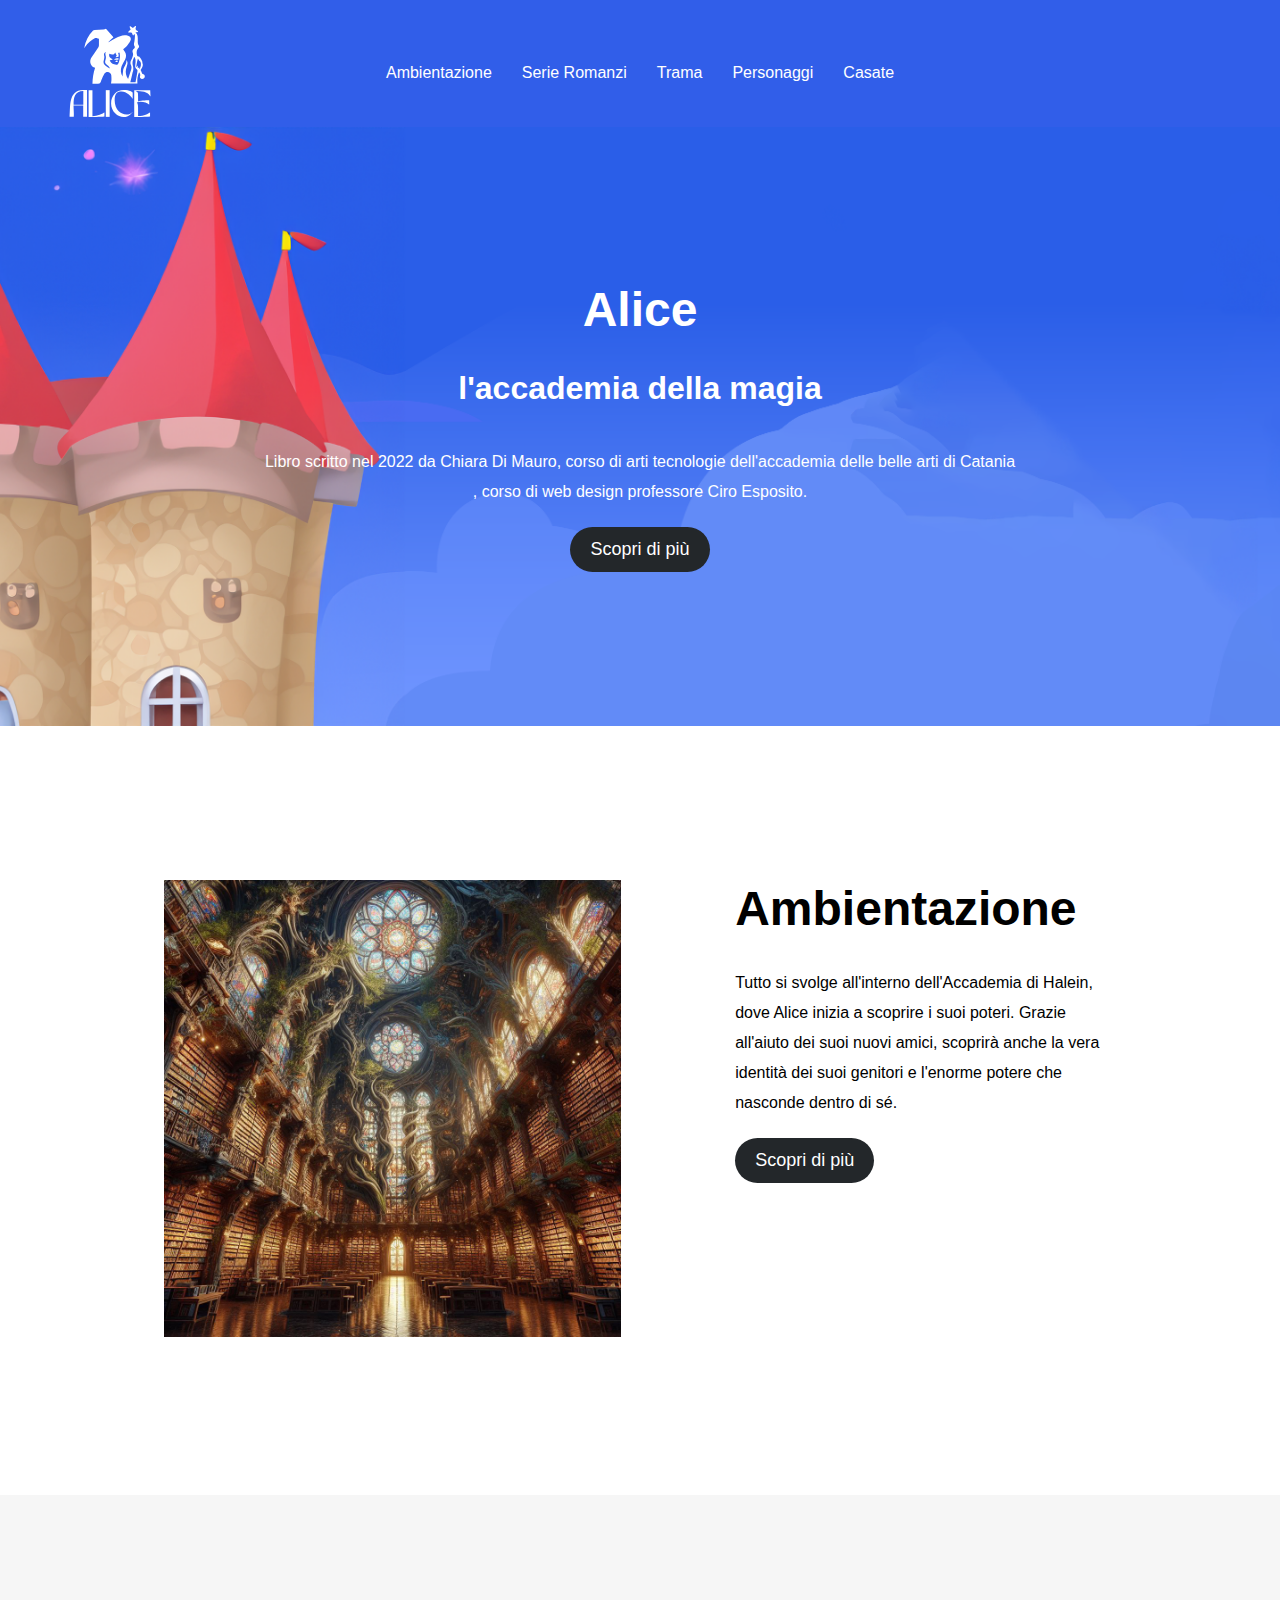
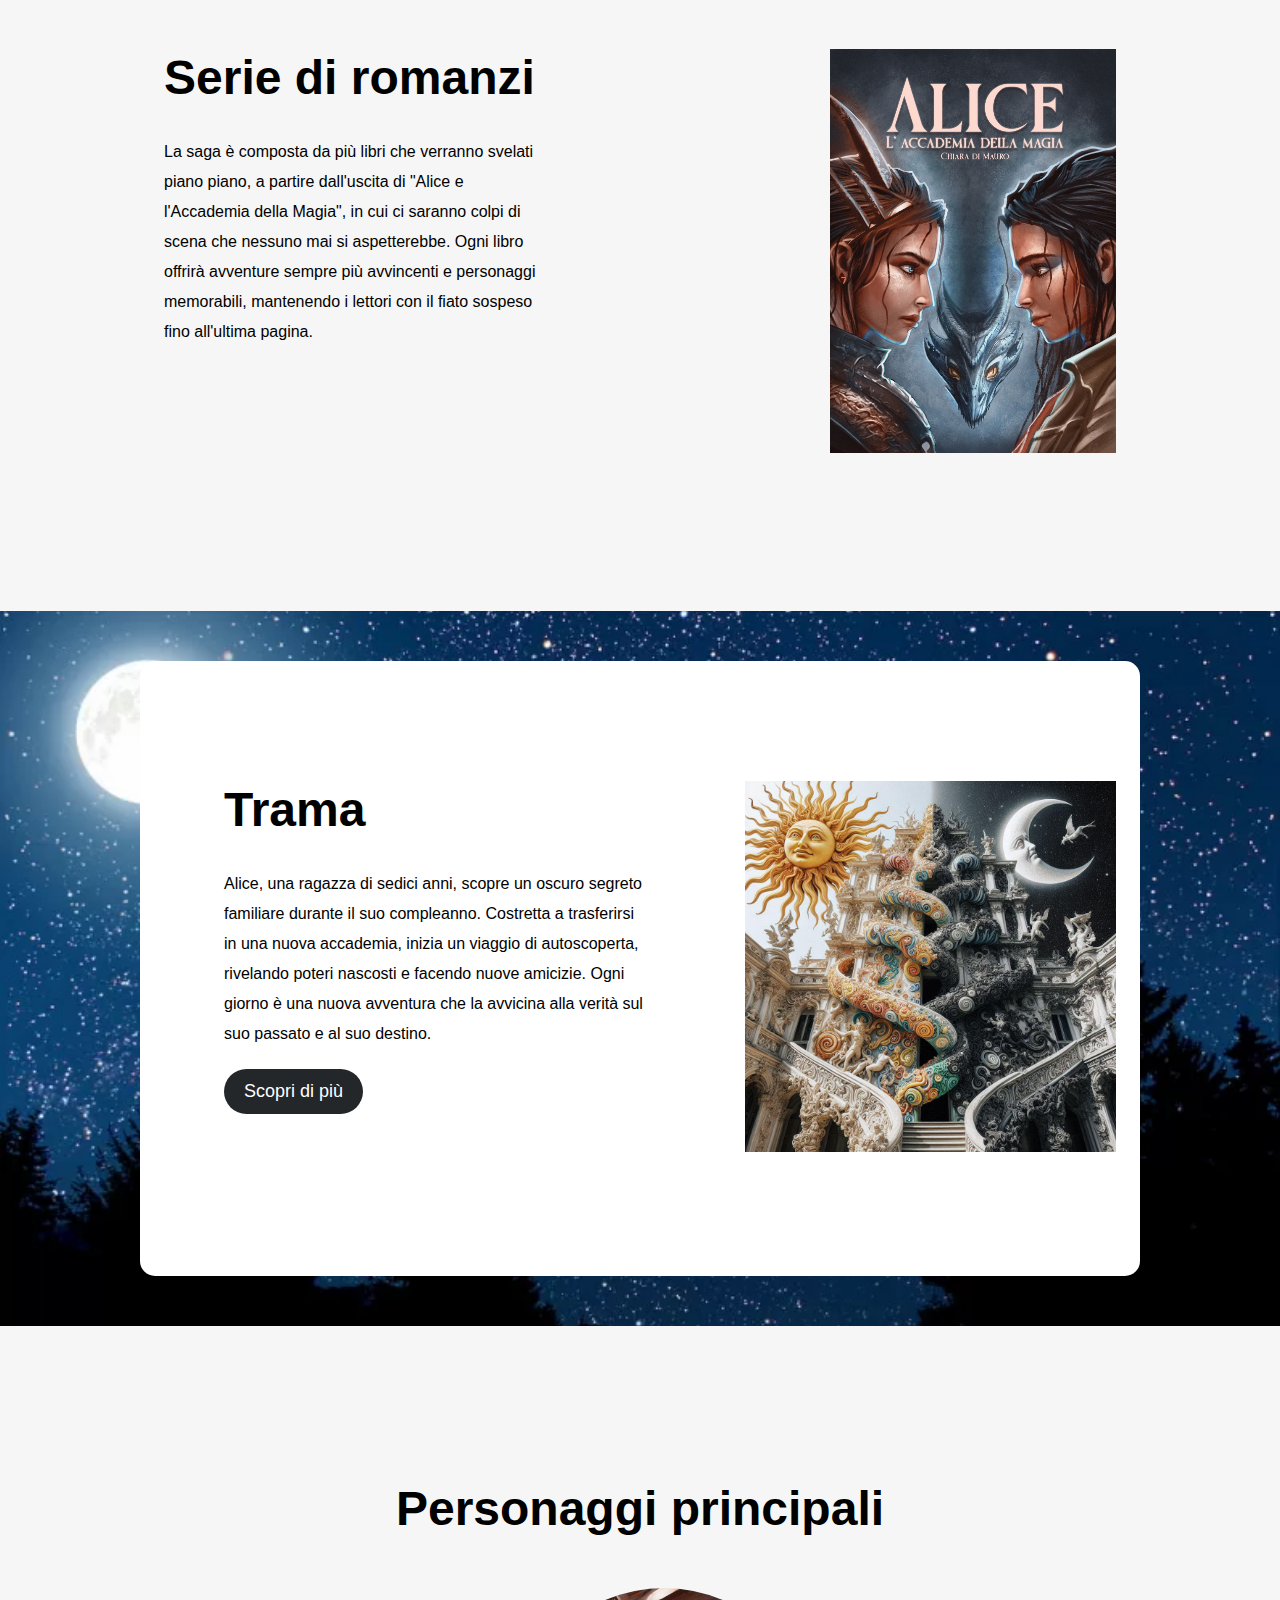
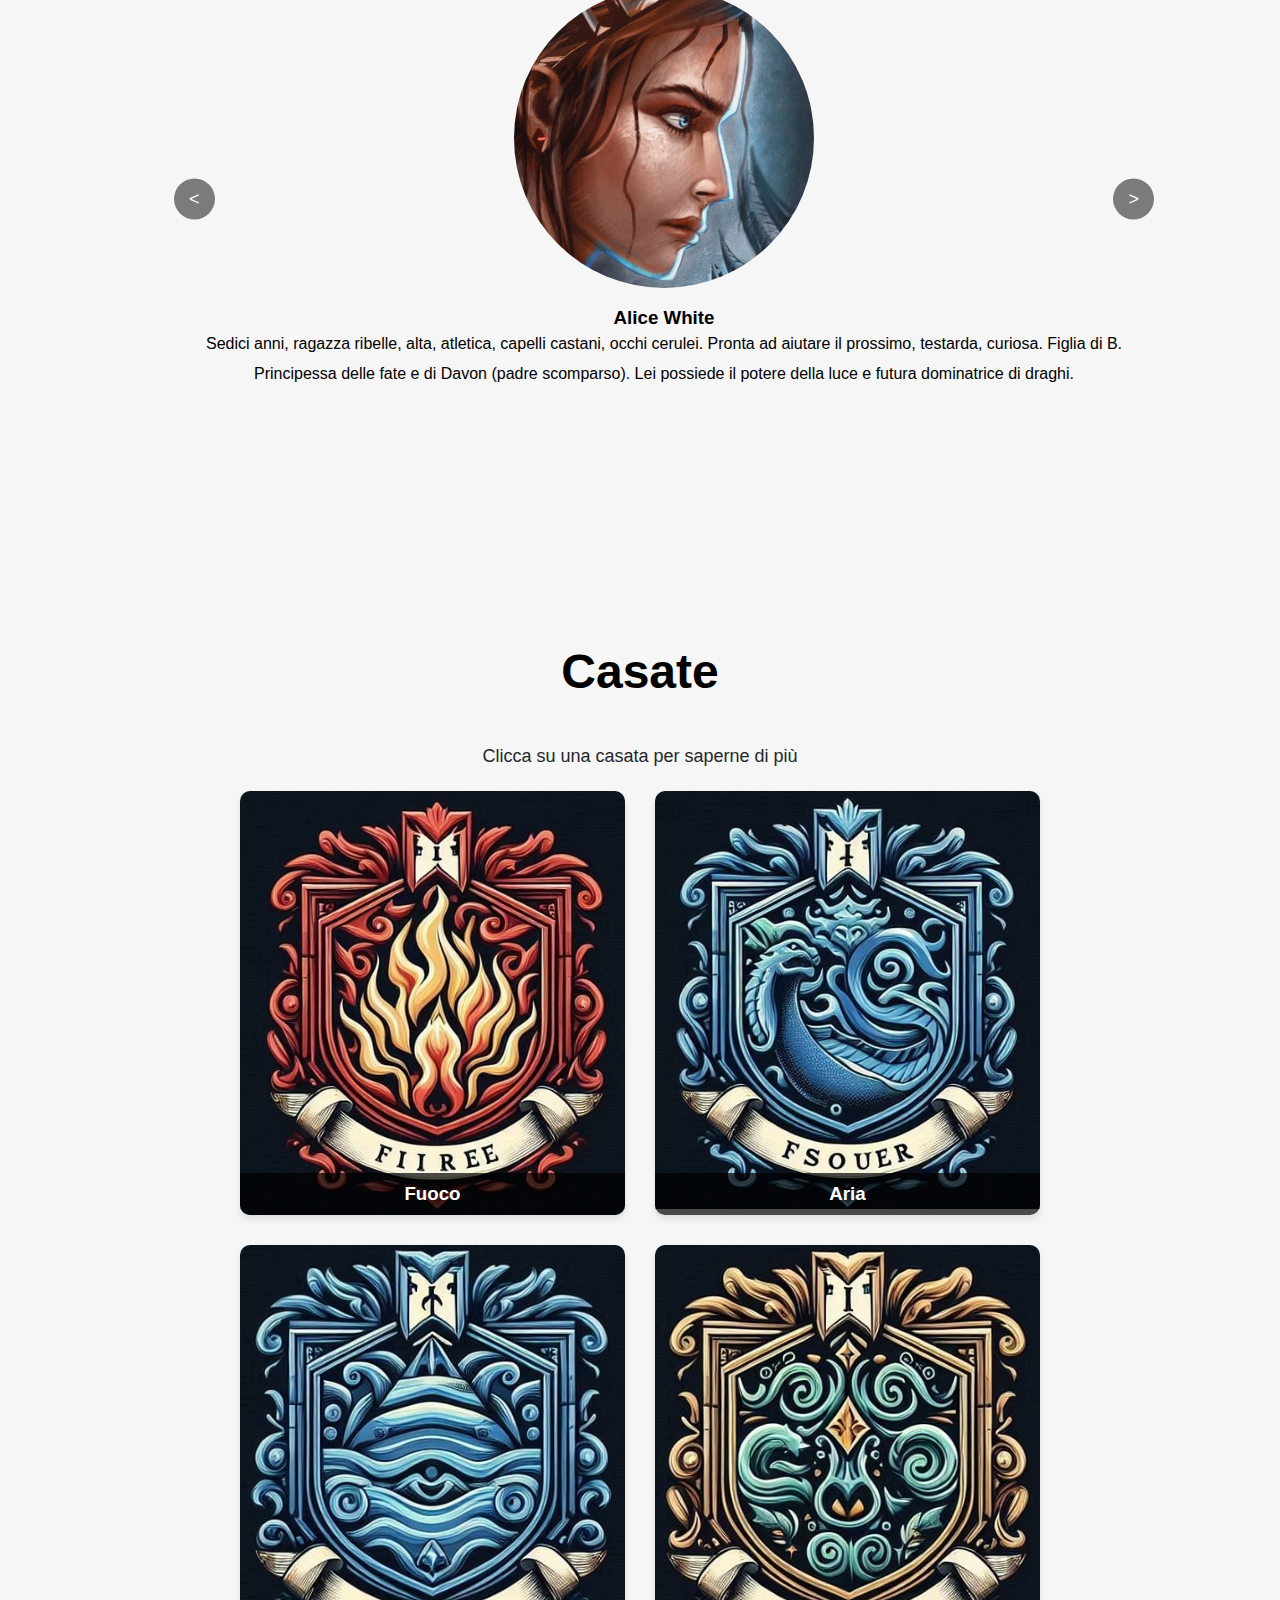
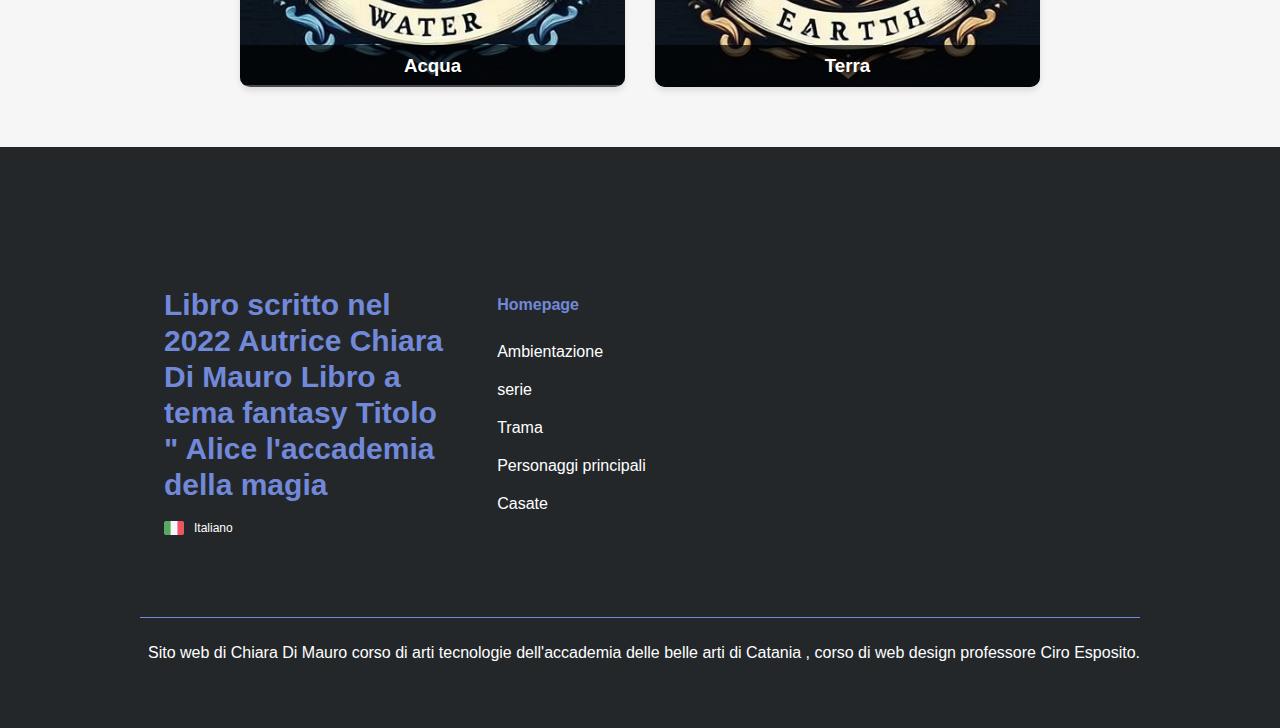
<file: index.html>
<!DOCTYPE html>
<html lang="en">

<head>

    <meta charset="UTF-8">
    <meta name="viewport" content="width=device-width, initial-scale=1.0">
    <title>Sito web di Chiara Di Mauro</title>

    <!-- Link FontAwesome -->
    <link rel="stylesheet" href="https://cdnjs.cloudflare.com/ajax/libs/font-awesome/6.4.2/css/all.min.css"
        integrity="sha512-z3gLpd7yknf1YoNbCzqRKc4qyor8gaKU1qmn+CShxbuBusANI9QpRohGBreCFkKxLhei6S9CQXFEbbKuqLg0DA=="
        crossorigin="anonymous" referrerpolicy="no-referrer" />

    <!-- Link CSS -->
    <link rel="stylesheet" href="css/style.css">

</head>

<body>

    <!-- Header -->
    <header>

        <!-- Header top -->
        <div class="header__top">
            <!-- Brand -->
            <div class="header__top__brand">
                <a href="index.html">
                    <img class="logo-custom" src="img/logo.svg" alt="logo">
                </a>
            </div>

            <!-- Desktop Menu -->
            <nav class="desktop-nav">
                <ul class="header__top__nav__menu">
                    <li><a href="#ambientazione">Ambientazione</a></li>
                    <li><a href="#serie">Serie Romanzi</a></li>
                    <li><a href="#trama">Trama</a></li>
                    <li><a href="#personaggi">Personaggi</a></li>
                    <li><a href="#casate">Casate</a></li>
                </ul>
            </nav>

            <!-- Hamburger Menu -->
            <div class="hamburger-menu">
                <span></span>
                <span></span>
                <span></span>
            </div>

            <!-- Mobile Menu -->
            <nav class="mobile-nav">
                <div class="close-menu">X</div>
                <ul class="header__top__nav__menu">
                    <li><a href="#ambientazione">Ambientazione</a></li>
                    <li><a href="#serie">Serie Romanzi</a></li>
                    <li><a href="#trama">Trama</a></li>
                    <li><a href="#personaggi">Personaggi</a></li>
                    <li><a href="#casate">Casate</a></li>
                </ul>
            </nav>
        </div>

        <!-- Above -->
        <section class="above">
            <div class="container">
                <div>
                    <h1>Alice</h1>
                    <h4>l'accademia della magia</h4>
                    <p>Libro scritto nel 2022 da Chiara Di Mauro, corso di arti tecnologie dell'accademia delle belle
                        arti di Catania , corso di web design professore Ciro Esposito.</p>
                    <a href="trama-dettagli.html" class="button button--alt">Scopri di più</a>
                </div>
            </div>
        </section>

    </header>

    <!-- Main -->
    <main>

        <!-- Standard Section -->
        <section>
            <div class="container container--column">
                <div class="big-column">
                    <img class="imgcustom" src="img/ambient.jpeg" alt="illustrazione 1">
                </div>
                <div class="small-column" id="ambientazione">
                    <h2>Ambientazione</h2>
                    <p>Tutto si svolge all'interno dell'Accademia di Halein, dove Alice inizia a scoprire i suoi poteri.
                        Grazie all'aiuto dei suoi nuovi amici, scoprirà anche la vera identità dei suoi genitori e
                        l'enorme potere che nasconde dentro di sé.</p>
                    <a href="ambientazione.html" class="button button--alt">Scopri di più</a>
                </div>
            </div>
        </section>

        <!-- Standard Section -->
        <section>
            <div class="container container--column" id="serie">
                <div class="small-column">
                    <h2>Serie di romanzi</h2>
                    <p>La saga è composta da più libri che verranno svelati piano piano, a partire dall'uscita di "Alice
                        e l'Accademia della Magia", in cui ci saranno colpi di scena che nessuno mai si aspetterebbe.
                        Ogni libro offrirà avventure sempre più avvincenti e personaggi memorabili, mantenendo i lettori
                        con il fiato sospeso fino all'ultima pagina.</p>
                </div>
                <div class="big-column">
                    <img class="cover" src="img/cover.jpeg" alt="illustrazione 2">
                </div>
            </div>
        </section>

        <!-- Standard Section -->
        <section class="trama">
            <div class="container d-flex container--column bg-white" id="trama">
                <div class="big-column pe-2">
                    <h1>Trama</h1>
                    <p>Alice, una ragazza di sedici anni, scopre un oscuro segreto familiare durante il suo compleanno.
                        Costretta a trasferirsi in una nuova accademia, inizia un viaggio di autoscoperta, rivelando
                        poteri nascosti e facendo nuove amicizie. Ogni giorno è una nuova avventura che la avvicina alla
                        verità sul suo passato e al suo destino.</p>
                    <a href="trama-dettagli.html" class="button button--alt">Scopri di più</a>
                </div>
                <div class="small-column">
                    <img src="img/trama.jpeg" alt="illustrazione 3">
                </div>
            </div>
        </section>

        <!-- Big Section -->
        <section>
            <div class="container-fullwidth" id="personaggi">
                <h2>Personaggi principali</h2>
                <div class="carousel-container-personaggi">
                    <button class="carousel-button-personaggi prev">&lt;</button>
                    <div class="carousel-personaggi">
                        <div class="carousel-item-personaggi">
                            <img src="img/alice.jpeg" alt="Alice White">
                            <h3>Alice White</h3>
                            <p>Sedici anni, ragazza ribelle, alta, atletica, capelli castani, occhi cerulei. Pronta ad
                                aiutare il prossimo, testarda, curiosa. Figlia di B. Principessa delle fate e di Davon
                                (padre scomparso). Lei possiede il potere della luce e futura dominatrice di draghi.</p>
                        </div>
                        <div class="carousel-item-personaggi">
                            <img src="img/nate.jpeg" alt="Nate Cooper">
                            <h3>Nate Cooper</h3>
                            <p>Sedici anni. Ragazzo di una bellezza disarmante avvolta da un'alone di mistero. Ragazzo
                                dolce, simpatico e molto popolare a scuola. Figlio di due stregoni.</p>
                        </div>
                        <div class="carousel-item-personaggi">
                            <img src="img/nathan.jpeg" alt="Nathan Torres">
                            <h3>Nathan Torres</h3>
                            <p>Sedici anni, ragazzo problematico di rara bellezza, occhi come il cielo. Bullo della
                                scuola, fratello di Victoria e figlio di Aaron.</p>
                        </div>
                        <div class="carousel-item-personaggi">
                            <img src="img/vicktoria.jpeg" alt="Vicktoria Torres">
                            <h3>Vicktoria Torres</h3>
                            <p>Sedici anni, ragazza con un animo crudele che non conosce il rimorso o il dolore. Figlia
                                di Aaron e sorella di Nathan. Ogni ragazzo e ragazza che frequenta l'accademia di Halein
                                viene collocato nella propria casata.</p>
                        </div>
                    </div>
                    <button class="carousel-button-personaggi next">&gt;</button>
                </div>
            </div>
        </section>

        <!-- Cta -->
        <section class="casate" id="casate">
            <h2>Casate</h2>
            <p class="casate-descrizione">Clicca su una casata per saperne di più</p>
            <div class="casate-grid">
                <a href="casate.html#fuoco" class="casata-item">
                    <img src="img/fuoco.jpg" alt="Casata del Fuoco">
                    <h3>Fuoco</h3>
                </a>
                <a href="casate.html#aria" class="casata-item">
                    <img src="img/aria.jpeg" alt="Casata dell'Aria">
                    <h3>Aria</h3>
                </a>
                <a href="casate.html#acqua" class="casata-item">
                    <img src="img/acqua.jpeg" alt="Casata dell'Acqua">
                    <h3>Acqua</h3>
                </a>
                <a href="casate.html#terra" class="casata-item">
                    <img src="img/terra.jpeg" alt="Casata della Terra">
                    <h3>Terra</h3>
                </a>
            </div>
        </section>

    </main>

    <!-- Footer -->
    <footer>

        <!-- Menu footer -->
        <section>
            <div class="container container--column">
                <div class="footer-column">
                    <h5>Libro scritto nel 2022
                        Autrice Chiara Di Mauro
                        Libro a tema fantasy
                        Titolo " Alice l'accademia della magia</h5>
                    <div class="lang">
                        <img src="img/ita.png" alt="italiano">
                        <p>Italiano</p>
                    </div>
                    <div class="social">
                        <i class="fa-brands fa-twitter" style="color: #ffffff;"></i>
                        <i class="fa-brands fa-instagram" style="color: #ffffff;"></i>
                        <i class="fa-brands fa-square-facebook" style="color: #ffffff;"></i>
                        <i class="fa-brands fa-youtube" style="color: #ffffff;"></i>
                    </div>
                </div>
                <div class="group-small-column">
                    <div class="small-column">
                        <h6>Homepage</h6>
                        <a href="#ambientazione">Ambientazione</a>
                        <a href="#serie">serie</a>
                        <a href="#trama">Trama</a>
                        <a href="#personaggi">Personaggi principali</a>
                        <a href="#casate">Casate</a>
                    </div>
                </div>
            </div>
        </section>

        <!-- End footer -->
        <section class="footer">
            <div class="container container--column footer-line">
                <div>
                    <img src="img/logo.svg" alt="logo discord">
                </div>
                <div>
                    <p class="text-white">Sito web di Chiara Di Mauro corso di arti tecnologie dell'accademia delle
                        belle arti di Catania ,
                        corso di web design professore Ciro Esposito.</p>
                </div>
            </div>
        </section>

    </footer>

    <script>
        document.addEventListener('DOMContentLoaded', function () {
            const hamburger = document.querySelector('.hamburger-menu');
            const mobileNav = document.querySelector('.mobile-nav');
            const closeMenu = document.querySelector('.close-menu');

            hamburger.addEventListener('click', function () {
                mobileNav.classList.add('active');
            });

            closeMenu.addEventListener('click', function () {
                mobileNav.classList.remove('active');
            });
        });
    </script>

    <script>
        document.addEventListener('DOMContentLoaded', function () {
            const carousel = document.querySelector('.carousel');
            const items = carousel.querySelectorAll('.carousel-item');
            const prevButton = document.querySelector('.carousel-button.prev');
            const nextButton = document.querySelector('.carousel-button.next');
            let currentIndex = 0;
            let interval;

            function showItem(index) {
                items.forEach((item, i) => {
                    item.classList.toggle('active', i === index);
                });
                carousel.style.transform = `translateX(-${index * 100}%)`;
            }

            function nextItem() {
                currentIndex = (currentIndex + 1) % items.length;
                showItem(currentIndex);
            }

            function prevItem() {
                currentIndex = (currentIndex - 1 + items.length) % items.length;
                showItem(currentIndex);
            }

            function startAutoPlay() {
                interval = setInterval(nextItem, 5000); // Cambia ogni 5 secondi
            }

            function stopAutoPlay() {
                clearInterval(interval);
            }

            prevButton.addEventListener('click', () => {
                prevItem();
                stopAutoPlay();
                startAutoPlay();
            });

            nextButton.addEventListener('click', () => {
                nextItem();
                stopAutoPlay();
                startAutoPlay();
            });

            carousel.addEventListener('mouseenter', stopAutoPlay);
            carousel.addEventListener('mouseleave', startAutoPlay);

            showItem(currentIndex);
            startAutoPlay();
        });
    </script>

    <script src="js/carousel-personaggi.js"></script>

</body>

</html>
</file>
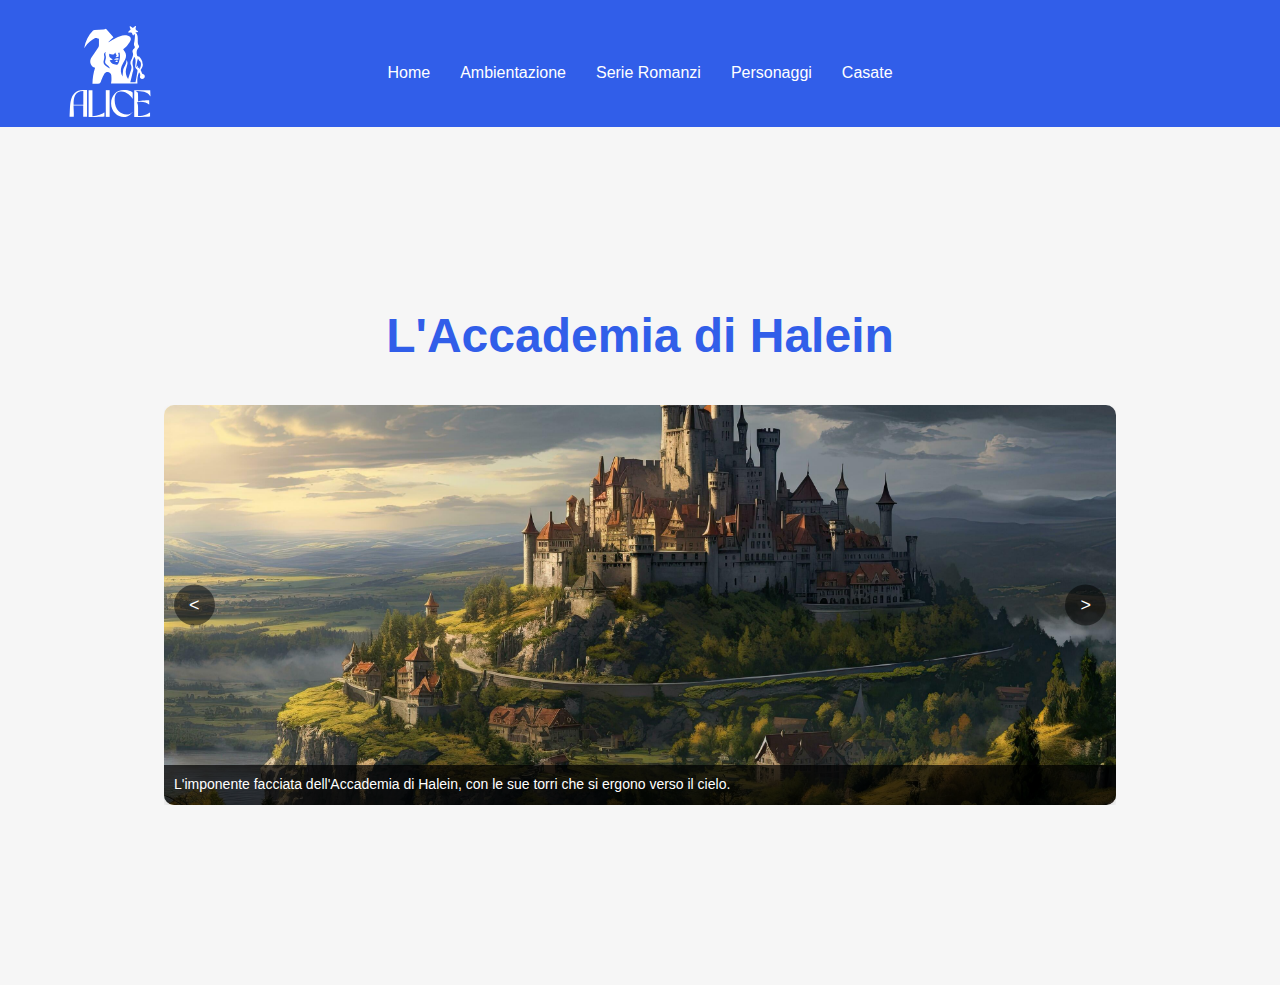
<file: ambientazione.html>
<!DOCTYPE html>
<html lang="it">

<head>
    <meta charset="UTF-8">
    <meta name="viewport" content="width=device-width, initial-scale=1.0">
    <title>Ambientazione - Alice l'accademia della magia</title>
    <link rel="stylesheet" href="https://cdnjs.cloudflare.com/ajax/libs/font-awesome/6.4.2/css/all.min.css"
        integrity="sha512-z3gLpd7yknf1YoNbCzqRKc4qyor8gaKU1qmn+CShxbuBusANI9QpRohGBreCFkKxLhei6S9CQXFEbbKuqLg0DA=="
        crossorigin="anonymous" referrerpolicy="no-referrer" />
    <link rel="stylesheet" href="css/style.css">
    <link rel="stylesheet" href="css/ambientazione.css">
</head>

<body>
    <header>
        <div class="header__top">
            <div class="header__top__brand">
                <a href="index.html">
                    <img src="img/logo.svg">
                </a>
            </div>
            <nav>
                <ul class="header__top__nav__menu">
                    <li><a href="index.html">Home</a></li>
                    <li><a href="index.html#ambientazione">Ambientazione</a></li>
                    <li><a href="index.html#serie">Serie Romanzi</a></li>
                    <li><a href="index.html#personaggi">Personaggi</a></li>
                    <li><a href="#casate">Casate</a></li>
                </ul>
            </nav>
        </div>
    </header>

    <main>
        <section class="ambientazione-dettagli">
            <div class="container">
                <h1>L'Accademia di Halein</h1>

                <div class="galleria-container">
                    <button class="galleria-button prev">&lt;</button>
                    <div class="galleria">
                        <div class="immagine-container">
                            <img src="img/accademia-esterno.jpg" alt="Esterno dell'Accademia">
                            <p>L'imponente facciata dell'Accademia di Halein, con le sue torri che si ergono verso il
                                cielo.</p>
                        </div>
                        <div class="immagine-container">
                            <img src="img/sala-grande.avif" alt="Sala Grande">
                            <p>La Sala Grande, dove gli studenti si riuniscono per i pasti e le cerimonie importanti.
                            </p>
                        </div>
                        <div class="immagine-container">
                            <img src="img/biblioteca.webp" alt="Biblioteca">
                            <p>L'antica biblioteca dell'Accademia, piena di libri magici e segreti nascosti.</p>
                        </div>
                        <div class="immagine-container">
                            <img src="img/aula-magia.avif" alt="Aula di Magia">
                            <p>Un'aula dove gli studenti imparano a padroneggiare i loro poteri magici.</p>
                        </div>
                    </div>
                    <button class="galleria-button next">&gt;</button>
                </div>
            </div>
        </section>
    </main>

    <footer>
        <!-- Inserisci qui il footer come in index.html -->
    </footer>

    <script src="js/ambientazione-carousel.js"></script>
</body>

</html>
</file>
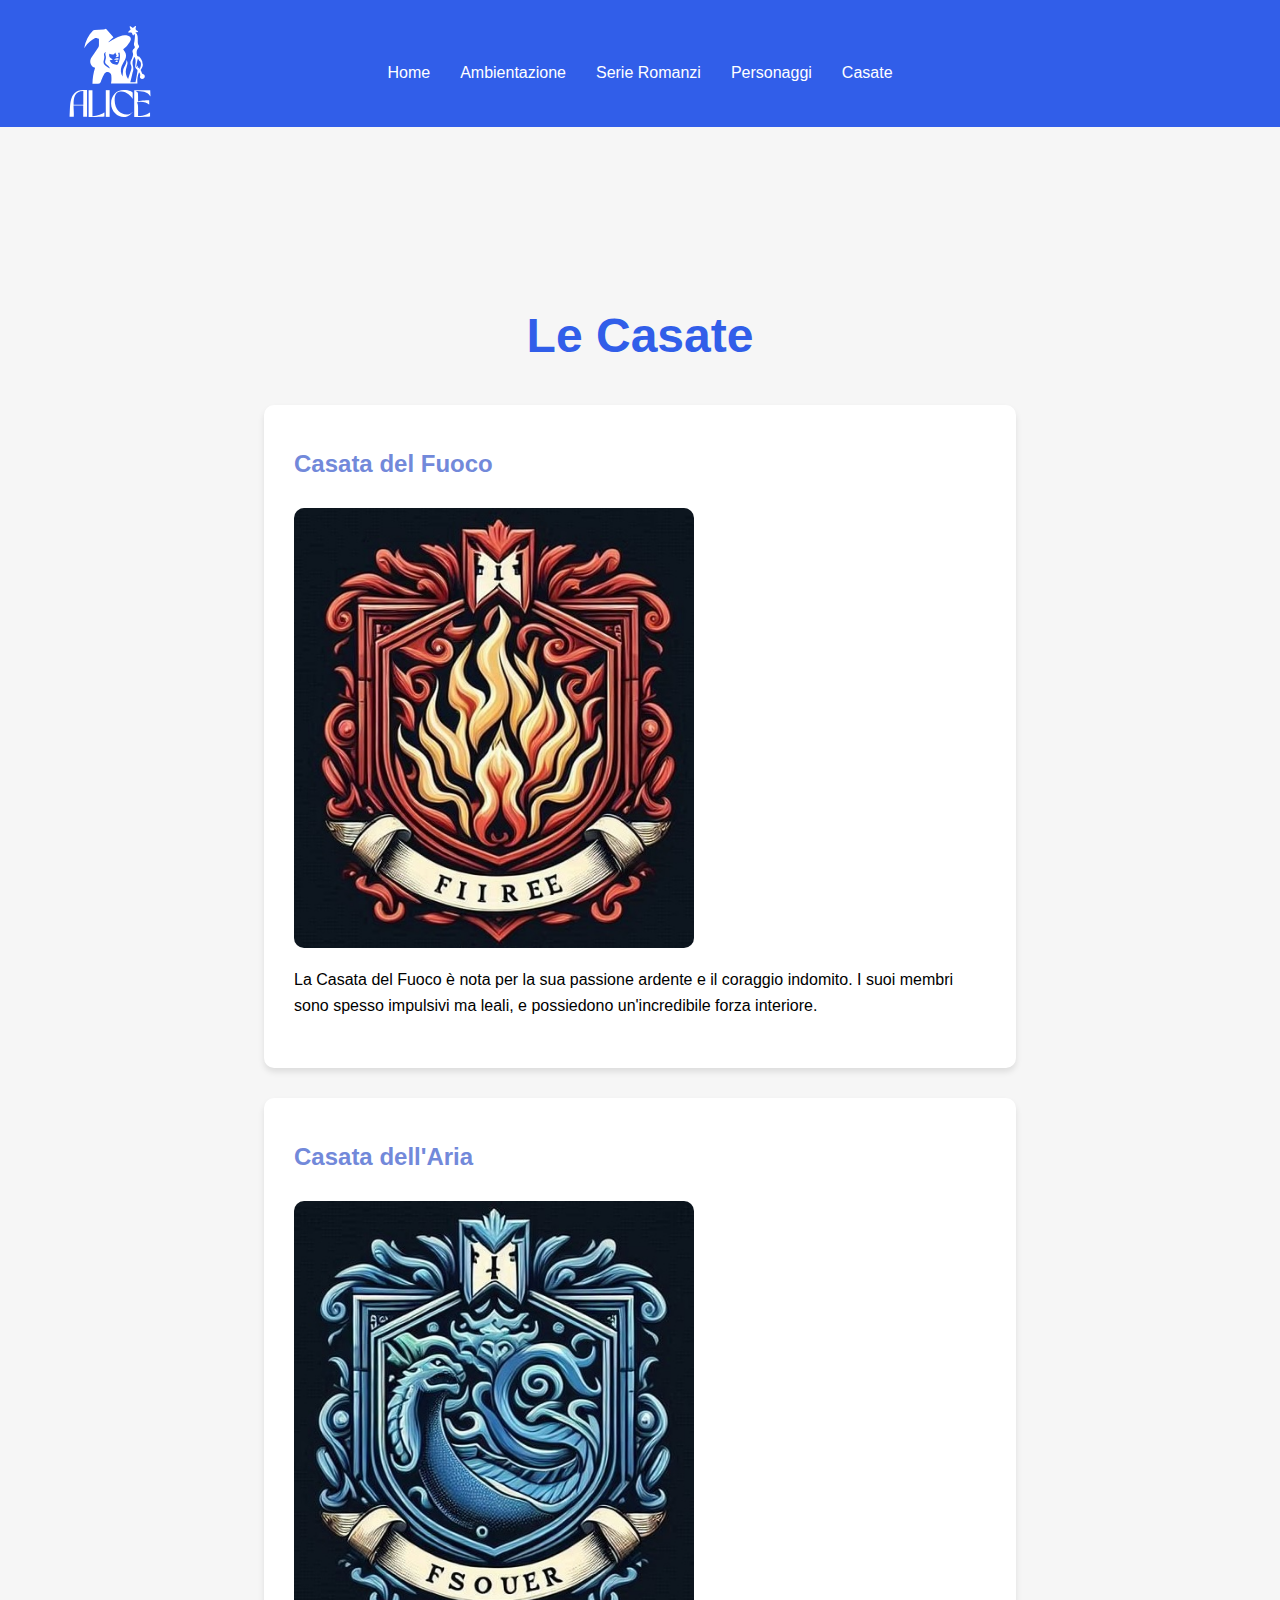
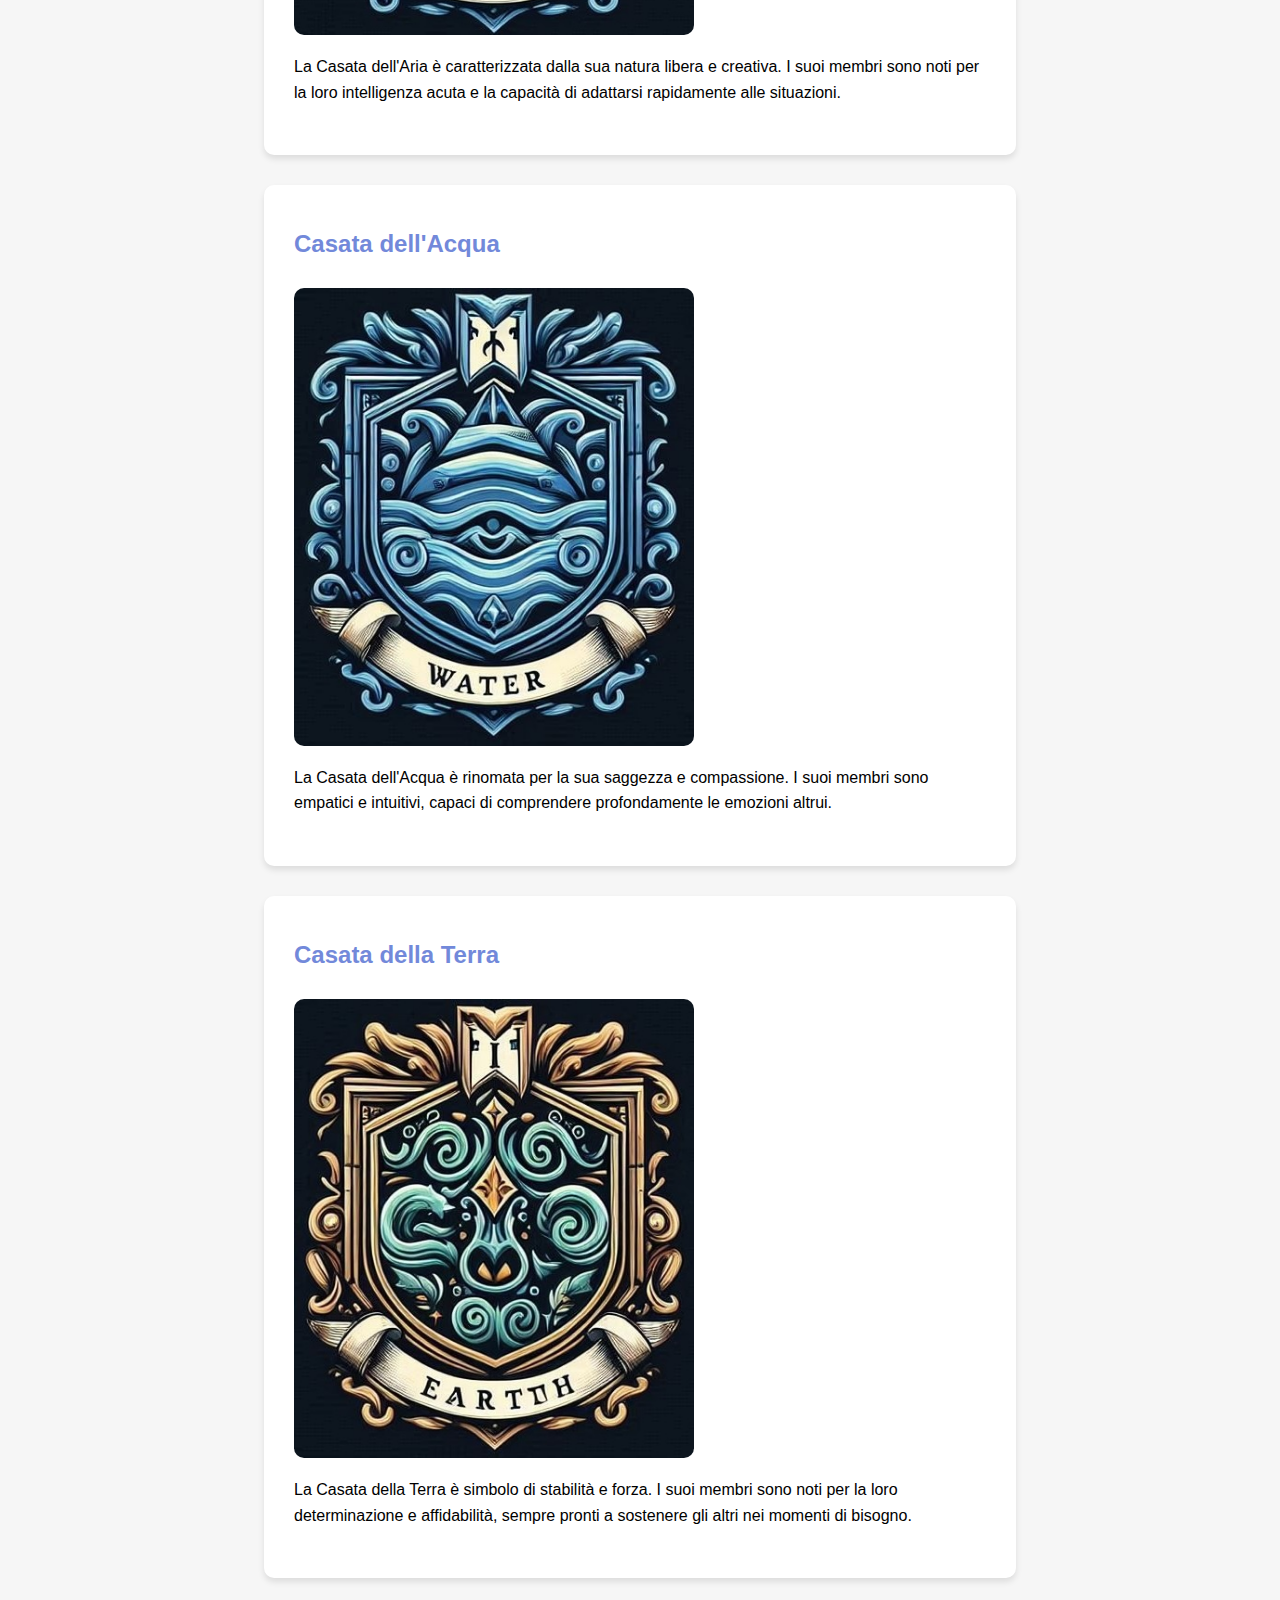
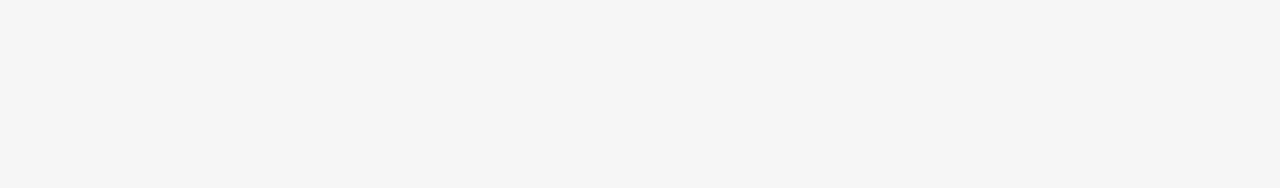
<file: casate.html>
<!DOCTYPE html>
<html lang="it">

<head>
    <meta charset="UTF-8">
    <meta name="viewport" content="width=device-width, initial-scale=1.0">
    <title>Casate - Alice l'accademia della magia</title>
    <link rel="stylesheet" href="https://cdnjs.cloudflare.com/ajax/libs/font-awesome/6.4.2/css/all.min.css"
        integrity="sha512-z3gLpd7yknf1YoNbCzqRKc4qyor8gaKU1qmn+CShxbuBusANI9QpRohGBreCFkKxLhei6S9CQXFEbbKuqLg0DA=="
        crossorigin="anonymous" referrerpolicy="no-referrer" />
    <link rel="stylesheet" href="css/style.css">
    <link rel="stylesheet" href="css/casate.css">
</head>

<body>
    <header>
        <div class="header__top">
            <div class="header__top__brand">
                <a href="index.html">
                    <img src="img/logo.svg" alt="logo discord">
                </a>
            </div>
            <nav>
                <ul class="header__top__nav__menu">
                    <li><a href="index.html">Home</a></li>
                    <li><a href="index.html#ambientazione">Ambientazione</a></li>
                    <li><a href="index.html#serie">Serie Romanzi</a></li>
                    <li><a href="index.html#personaggi">Personaggi</a></li>
                    <li><a href="#casate">Casate</a></li>
                </ul>
            </nav>
        </div>
    </header>

    <main>
        <section class="casate-dettagli">
            <div class="container">
                <h1>Le Casate</h1>

                <div id="fuoco" class="casata-sezione">
                    <h2>Casata del Fuoco</h2>
                    <img src="img/fuoco.jpg" alt="Casata del Fuoco">
                    <p>La Casata del Fuoco è nota per la sua passione ardente e il coraggio indomito. I suoi membri sono
                        spesso impulsivi ma leali, e possiedono un'incredibile forza interiore.</p>
                </div>

                <div id="aria" class="casata-sezione">
                    <h2>Casata dell'Aria</h2>
                    <img src="img/aria.jpeg" alt="Casata dell'Aria">
                    <p>La Casata dell'Aria è caratterizzata dalla sua natura libera e creativa. I suoi membri sono noti
                        per la loro intelligenza acuta e la capacità di adattarsi rapidamente alle situazioni.</p>
                </div>

                <div id="acqua" class="casata-sezione">
                    <h2>Casata dell'Acqua</h2>
                    <img src="img/acqua.jpeg" alt="Casata dell'Acqua">
                    <p>La Casata dell'Acqua è rinomata per la sua saggezza e compassione. I suoi membri sono empatici e
                        intuitivi, capaci di comprendere profondamente le emozioni altrui.</p>
                </div>

                <div id="terra" class="casata-sezione">
                    <h2>Casata della Terra</h2>
                    <img src="img/terra.jpeg" alt="Casata della Terra">
                    <p>La Casata della Terra è simbolo di stabilità e forza. I suoi membri sono noti per la loro
                        determinazione e affidabilità, sempre pronti a sostenere gli altri nei momenti di bisogno.</p>
                </div>
            </div>
        </section>
    </main>

    <footer>
        <!-- Inserisci qui il footer come nelle altre pagine -->
    </footer>
</body>

</html>
</file>
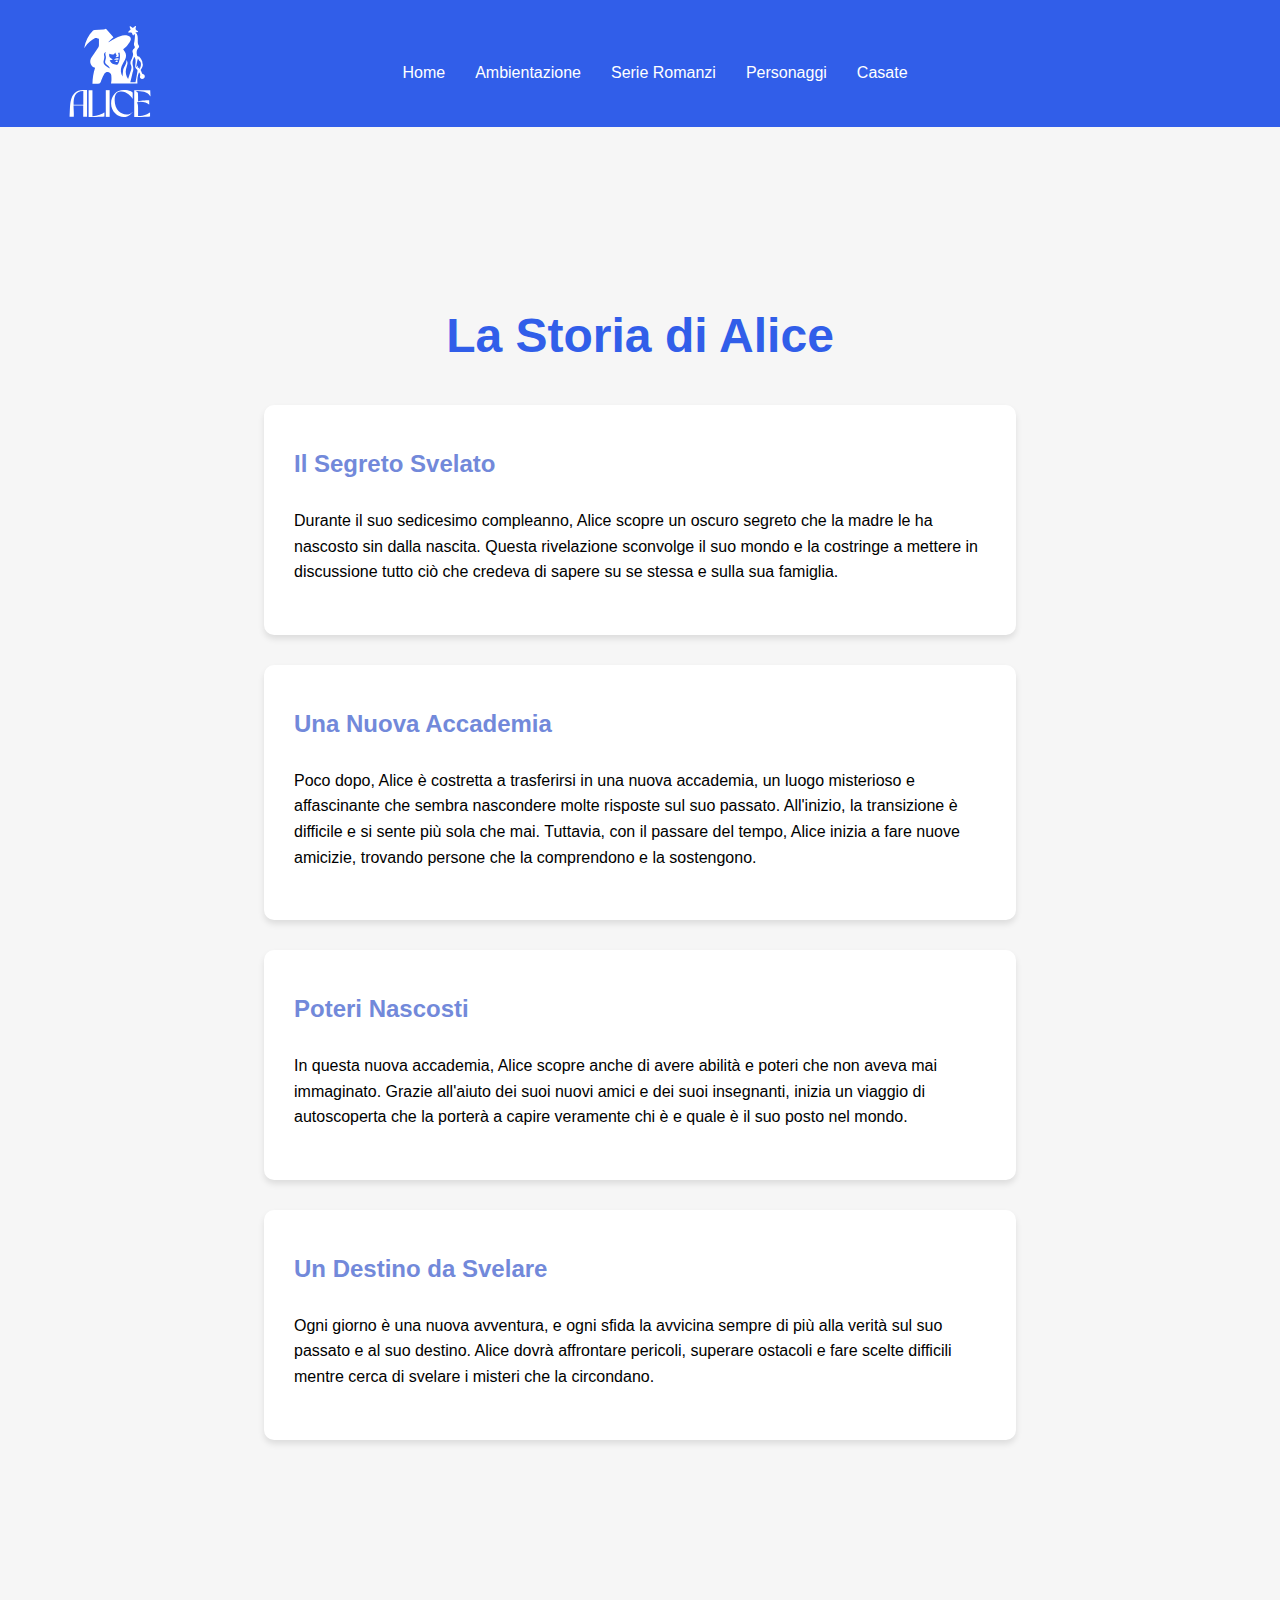
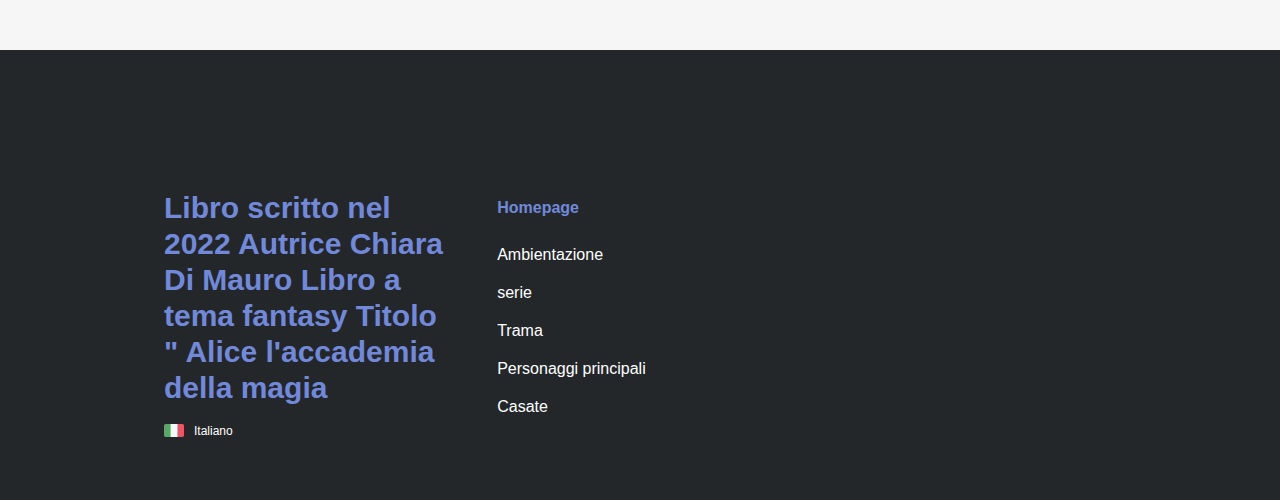
<file: trama-dettagli.html>
<!DOCTYPE html>
<html lang="it">

<head>
    <meta charset="UTF-8">
    <meta name="viewport" content="width=device-width, initial-scale=1.0">
    <title>Dettagli della Trama - Alice l'accademia della magia</title>
    <link rel="stylesheet" href="https://cdnjs.cloudflare.com/ajax/libs/font-awesome/6.4.2/css/all.min.css"
        integrity="sha512-z3gLpd7yknf1YoNbCzqRKc4qyor8gaKU1qmn+CShxbuBusANI9QpRohGBreCFkKxLhei6S9CQXFEbbKuqLg0DA=="
        crossorigin="anonymous" referrerpolicy="no-referrer" />
    <link rel="stylesheet" href="css/style.css">
    <link rel="stylesheet" href="css/trama-dettagli.css">
</head>

<body>
    <header>
        <div class="header__top">
            <div class="header__top__brand">
                <a href="index.html">
                    <img src="img/logo.svg" </a>
            </div>
            <nav>
                <ul class="header__top__nav__menu">
                    <li><a href="index.html">Home</a></li>
                    <li><a href="index.html#ambientazione">Ambientazione</a></li>
                    <li><a href="index.html#serie">Serie Romanzi</a></li>
                    <li><a href="index.html#personaggi">Personaggi</a></li>
                    <li><a href="index.html#casate">Casate</a></li>
                </ul>
            </nav>
        </div>
    </header>

    <main>
        <section class="trama-dettagli">
            <div class="container">
                <h1>La Storia di Alice</h1>

                <div class="trama-sezione">
                    <h2>Il Segreto Svelato</h2>
                    <p>Durante il suo sedicesimo compleanno, Alice scopre un oscuro segreto che la madre le ha nascosto
                        sin dalla nascita. Questa rivelazione sconvolge il suo mondo e la costringe a mettere in
                        discussione tutto ciò che credeva di sapere su se stessa e sulla sua famiglia.</p>
                </div>

                <div class="trama-sezione">
                    <h2>Una Nuova Accademia</h2>
                    <p>Poco dopo, Alice è costretta a trasferirsi in una nuova accademia, un luogo misterioso e
                        affascinante che sembra nascondere molte risposte sul suo passato. All'inizio, la transizione è
                        difficile e si sente più sola che mai. Tuttavia, con il passare del tempo, Alice inizia a fare
                        nuove amicizie, trovando persone che la comprendono e la sostengono.</p>
                </div>

                <div class="trama-sezione">
                    <h2>Poteri Nascosti</h2>
                    <p>In questa nuova accademia, Alice scopre anche di avere abilità e poteri che non aveva mai
                        immaginato. Grazie all'aiuto dei suoi nuovi amici e dei suoi insegnanti, inizia un viaggio di
                        autoscoperta che la porterà a capire veramente chi è e quale è il suo posto nel mondo.</p>
                </div>

                <div class="trama-sezione">
                    <h2>Un Destino da Svelare</h2>
                    <p>Ogni giorno è una nuova avventura, e ogni sfida la avvicina sempre di più alla verità sul suo
                        passato e al suo destino. Alice dovrà affrontare pericoli, superare ostacoli e fare scelte
                        difficili mentre cerca di svelare i misteri che la circondano.</p>
                </div>
            </div>
        </section>
    </main>

    <footer>
        <!-- Menu footer -->
        <section>
            <div class="container container--column">
                <div class="footer-column">
                    <h5>Libro scritto nel 2022
                        Autrice Chiara Di Mauro
                        Libro a tema fantasy
                        Titolo " Alice l'accademia della magia</h5>
                    <div class="lang">
                        <img src="img/ita.png" alt="italiano">
                        <p>Italiano</p>
                    </div>
                    <div class="social">
                        <i class="fa-brands fa-twitter" style="color: #ffffff;"></i>
                        <i class="fa-brands fa-instagram" style="color: #ffffff;"></i>
                        <i class="fa-brands fa-square-facebook" style="color: #ffffff;"></i>
                        <i class="fa-brands fa-youtube" style="color: #ffffff;"></i>
                    </div>
                </div>
                <div class="group-small-column">
                    <div class="small-column">
                        <h6>Homepage</h6>
                        <a href="index.html#ambientazione">Ambientazione</a>
                        <a href="index.html#serie">serie</a>
                        <a href="index.html#trama">Trama</a>
                        <a href="index.html#personaggi">Personaggi principali</a>
                        <a href="index.html#casate">Casate</a>
                    </div>
                </div>
            </div>
        </section>
    </footer>
</body>

</html>
</file>
<file: css/ambientazione.css>
.ambientazione-dettagli {
    background-color: #f6f6f6;
    padding: 60px 0;
}

.ambientazione-dettagli .container {
    max-width: 1000px;
    margin: 0 auto;
}

.ambientazione-dettagli h1 {
    text-align: center;
    margin-bottom: 40px;
    color: var(--bg-header);
}

.galleria {
    display: grid;
    grid-template-columns: repeat(2, 1fr);
    gap: 30px;
}

.immagine-container {
    background-color: white;
    border-radius: 10px;
    overflow: hidden;
    box-shadow: 0 4px 6px rgba(0, 0, 0, 0.1);
}

.immagine-container img {
    width: 100%;
    height: 300px;
    object-fit: cover;
}

.immagine-container p {
    padding: 15px;
    margin: 0;
    font-size: 14px;
    line-height: 1.4;
}

@media (max-width: 768px) {
    .galleria {
        grid-template-columns: 1fr;
    }
}

.galleria-container {
    position: relative;
    overflow: hidden;
}

.galleria {
    display: flex;
    transition: transform 0.5s ease;
}

.immagine-container {
    flex: 0 0 100%;
    transition: transform 0.5s ease;
}

.galleria-button {
    position: absolute;
    top: 50%;
    transform: translateY(-50%);
    background: rgba(0, 0, 0, 0.5);
    color: white;
    border: none;
    padding: 10px 15px;
    font-size: 18px;
    cursor: pointer;
    z-index: 10;
}

.galleria-button.prev {
    left: 10px;
}

.galleria-button.next {
    right: 10px;
}

.galleria {
    position: relative;
    width: 100%;
    height: 400px; /* Altezza fissa per il contenitore */
    overflow: hidden;
}

.immagine-container {
    position: absolute;
    top: 0;
    left: 0;
    width: 100%;
    height: 100%;
    display: none;
}

.immagine-container img {
    width: 100%;
    height: 100%;
    object-fit: cover;
}

.immagine-container p {
    position: absolute;
    bottom: 0;
    left: 0;
    right: 0;
    background-color: rgba(0, 0, 0, 0.7);
    color: white;
    padding: 10px;
    margin: 0;
}
</file>
<file: css/casate.css>
.casate-dettagli {
    background-color: #f6f6f6;
    padding: 60px 0;
}

.casate-dettagli .container {
    max-width: 800px;
    margin: 0 auto;
}

.casate-dettagli h1 {
    text-align: center;
    margin-bottom: 40px;
    color: var(--bg-header);
}

.casata-sezione {
    background-color: white;
    border-radius: 10px;
    padding: 30px;
    margin-bottom: 30px;
    box-shadow: 0 4px 6px rgba(0, 0, 0, 0.1);
}

.casata-sezione h2 {
    color: var(--main-color);
    font-size: 24px;
    margin-bottom: 15px;
}

.casata-sezione img {
    width: 100%;
    max-width: 400px;
    border-radius: 10px;
    margin-bottom: 15px;
}

.casata-sezione p {
    line-height: 1.6;
}
</file>
<file: css/trama-dettagli.css>
.trama-dettagli {
    background-color: #f6f6f6;
    padding: 60px 0;
}

.trama-dettagli .container {
    max-width: 800px;
    margin: 0 auto;
}

.trama-dettagli h1 {
    text-align: center;
    margin-bottom: 40px;
    color: var(--bg-header);
}

.trama-sezione {
    background-color: white;
    border-radius: 10px;
    padding: 30px;
    margin-bottom: 30px;
    box-shadow: 0 4px 6px rgba(0, 0, 0, 0.1);
}

.trama-sezione h2 {
    color: var(--main-color);
    font-size: 24px;
    margin-bottom: 15px;
}

.trama-sezione p {
    line-height: 1.6;
}
</file>
<file: css/style.css>
/* 
***************
Reset Default
***************
*/

* {
    padding: 0;
    margin: 0;
    box-sizing: border-box;
}

/* 
***************
Design System
***************
*/

/* Color */

.d-flex {
    display: flex;
    gap: 20px;
    justify-content: center;
}

.imgcustom {
    width: 80%;
}

.imgtrama {
    width: 100%;
    margin-left: 100px;
}

.cover {
width: 50%;
margin-left: 50%;
}

.text-white {
    color: white;
}

a {
    color: #ffffff;
    text-decoration: none;
}

:root {
    --bg-header: #315EE9;
    --main-color: #7289DA;
    --snd-color: #ffffff;
    --trd-color: #23272A;
}

/* Typography */

body {
    font-family: Whitney, 'Helvetica Neue', Helvetica, Arial, sans-serif;
    font-size: 16px;
    font-weight: 400;
}

h1 {
    font-size: 48px;
    font-weight: 800;
    line-height: 58px;
    margin-bottom: 30px;
}

h2 {
    font-size: 48px;
    font-weight: 800;
    line-height: 58px;
    margin-bottom: 30px;
}

h4 {
    font-size: 32px;
    font-weight: 700;
    line-height: 38px;
    margin-bottom: 40px;
}

h5 {
    color: var(--main-color);
    font-size: 30px;
    font-weight: 600;
    line-height: 36px;
    margin-bottom: 10px;
}

h6 {
    color: var(--main-color);
    font-size: 30px;
    font-weight: 600;
    line-height: 36px;
    margin-bottom: 10px;
}

p {
    font-size: 16px;
    font-weight: 400;
    line-height: 30px;
    margin-bottom: 20px;
}

/* Button */

button {
    background-color: var(--snd-color);
    padding: 12px 20px;
    border: none;
    border-radius: 24px;
    font-size: 18px;

}

.button--alt {
    background-color: var(--trd-color);
    color: var(--snd-color);
}

.button--alt:hover {
    background-color: #3a3f45;
}

.button--small {
    color: var(--trd-color);
    padding: 10px 14px;
    font-size: 14px;
}

footer button {
    background-color: #7289DA;
    padding: 10px 14px;
    color: #ffffff;
    font-size: 14px;
}

.cta button {
    background-color: #7289DA;
    color: #ffffff;
}

/* 
---------------
Header
---------------
*/

/* Header top */

header {
    padding-top: 20px;
    background-color: var(--bg-header);
    color: var(--snd-color);
}

.logo-custom {
    width: 520px;
}

.header__top {
    display: flex;
    align-items: center;
}

.header__top__brand {
    width: 20%;
}

.header__top__brand img {
    width: 220px;
}

.header__top nav {
    width: 60%;
    justify-content: center;
}

.header__top__nav__menu {
    list-style: none;
    display: flex;
    justify-content: center;
    gap: 30px;
}

.header__top__login {
    width: 20%;
    justify-content: flex-end;
}

/* Above */

.above {
    background-color: var(--bg-header);
    background-image: url(../img/jumbo.png);
    background-size: cover;
    background-repeat: no-repeat;
    background-position: center;
}

.above .container {
    width: 800px;
    text-align: center;
}

.container-fullwidth {
    width: 1000px;
    margin: 0 auto;
    display: flex;
    flex-direction: column;
    align-items: center;
    text-align: center;
    padding: 120px 24px;
}

/* 
---------------
Main
---------------
*/

.pe-2 {
    padding-right: 80px;
    padding-left: 60px;
}

.img-p {
    width: 20px;
}

.trama {
    background-image: url(../img/notte.webp);
    background-repeat: no-repeat;
    background-size: cover;
    background-position: center;
    padding: 50px 0;
}

.bg-white {
    background-color: white;
    padding: 70px;
    margin: 50px auto;
    width: 90%;
    max-width: 1200px;
    border-radius: 15px;
}

.li-25 {
    width: 25%;
}

.container {
    width: 1000px;
    margin: 0 auto;
    padding: 120px 24px;
}

.container--column {
    display: flex;
}

section {
    padding: 34px 0px;
}

main section:nth-child(2n + 2) {
    background-color: #F6F6F6;
}

main img {
    width: 100%;
}

.cta {
    width: 65%;
    padding: 40px 0px;
    background-image: url(../img/stars.svg);
    background-size: contain;
    background-repeat: no-repeat;
    background-position: top;
}

li {
    list-style: none;
}

/* Container Column */

.big-column {
    width: 60%;
}

.small-column {
    width: 40%;
}

/* 
---------------
Footer
---------------
*/

.lang {
    display: flex;
    align-items: center;
    color: white;
}

.lang p {
    font-size: 12px;
    margin: 0px;
}

.lang img {
    width: 20px;
    margin-right: 10px;
}

.social {
    padding: 10px 0px;
    display: flex;
    gap: 20px;
}

/* Menu Footer */

footer {
    background-color: #23272A;
}

footer .small-column {
    display: flex;
    flex-direction: column;
}

footer .small-column h6 {
    color: #7289DA;
    font-size: 16px;
    margin-bottom: 10px;
}

footer .small-column a {
    color: white;
    text-decoration: none;
    margin: 10px 0px;
}

footer .footer-column {
    width: 35%;
    padding-right: 40px;
}

footer .group-small-column {
    display: flex;
    width: 65%;
}

footer .small-column {
    width: calc(100%/4);
}

/* Footer */



section.footer {
    padding: 20px 0px 0px
}

section.footer .container {
    justify-content: space-between;
    align-items: center;
}

footer section {
    padding-top: 20px;
}

footer section:first-child .container {
    padding-bottom: 0px;
}

.footer-line {
    border-top: 1px solid #7289DA;
    padding: 20px 0px 40px;
}

@media screen and (max-width: 768px) {
  .container, .container-fullwidth {
    width: 100%;
    padding: 60px 20px;
  }

  .header__top {
    flex-direction: row;
    justify-content: space-between;
    align-items: center;
    padding: 0 20px;
  }

  .header__top__brand {
    width: auto;
    margin-bottom: 0;
  }

  .header__top__brand img {
    width: 100px;
  }

  .hamburger-menu {
    display: flex;
  }

  .header__top nav {
    display: none;
  }

  .container--column {
    flex-direction: column;
  }

  .big-column, .small-column {
    width: 100%;
  }

  .above .container {
    width: 100%;
  }

  h1, h2 {
    font-size: 36px;
    line-height: 44px;
  }

  h4 {
    font-size: 24px;
    line-height: 30px;
  }

  .d-flex {
    flex-direction: column;
  }

  .li-25 {
    width: 100%;
    margin-bottom: 30px;
  }

  .cta {
    width: 100%;
  }

  footer .footer-column, footer .group-small-column {
    width: 100%;
  }

  footer .small-column {
    width: 100%;
    margin-bottom: 20px;
  }

  .cover {
    width: 100%;
    margin-left: 0;
  }

  .imgcustom {
    width: 100%;
  }
}

@media screen and (max-width: 768px) {
    .bg-white {
        width: calc(100% - 40px);
        margin: 20px auto;
        padding: 30px;
    }
}

/* Hamburger Menu */
.hamburger-menu {
    display: none;
    flex-direction: column;
    justify-content: space-around;
    width: 30px;
    height: 25px;
    cursor: pointer;
}

.hamburger-menu span {
    width: 100%;
    height: 3px;
    background-color: white;
    transition: all 0.3s ease;
}

/* Mobile Nav */
.mobile-nav {
    display: none;
}

/* Media Query per dispositivi mobili */
@media (max-width: 768px) {
    .header__top nav:not(.mobile-nav) {
        display: none;
    }

    .hamburger-menu {
        display: flex;
    }

    .mobile-nav {
        display: none;
        position: absolute;
        top: 70px;
        left: 0;
        width: 100%;
        background-color: var(--bg-header);
        padding: 20px;
    }

    .mobile-nav.active {
        display: block;
    }

    .header__top__nav__menu {
        flex-direction: column;
        align-items: center;
    }

    .header__top__nav__menu li {
        margin: 10px 0;
    }
}

@media (min-width: 769px) {
    .header__top nav:not(.mobile-nav) {
        display: flex;
    }

    .hamburger-menu, .mobile-nav {
        display: none;
    }
}

/* Carosello */
.carousel-container {
    position: relative;
    max-width: 800px;
    margin: 0 auto;
    overflow: hidden;
}

.carousel {
    display: flex;
    transition: transform 0.5s ease;
}

.carousel-item {
    flex: 0 0 100%;
    padding: 20px;
    text-align: center;
    opacity: 1;
    transition: all 0.5s ease;
}

.carousel-item.active {
    opacity: 1;
}

.carousel-item-image-container {
    width: 300px;
    height: 300px;
    margin: 0 auto 15px;
    overflow: hidden;
    border-radius: 10px;
}

.carousel-item img {
    width: 100%;
    height: 100%;
    object-fit: cover;
}

.carousel-button {
    position: absolute;
    top: 50%;
    transform: translateY(-50%);
    background: rgba(0, 0, 0, 0.5);
    color: white;
    border: none;
    padding: 10px 15px;
    font-size: 18px;
    cursor: pointer;
}

.carousel-button.prev {
    left: 10px;
}

.carousel-button.next {
    right: 10px;
}

.button {
    display: inline-block;
    text-decoration: none;
    padding: 12px 20px;
    border-radius: 24px;
    font-size: 18px;
    transition: background-color 0.3s ease;
    cursor: pointer;
}

.button--alt {
    background-color: var(--trd-color);
    color: var(--snd-color);
}

.button--alt:hover {
    background-color: #3a3f45;
}

.casate {
    padding: 60px 0;
    background-color: #f6f6f6;
}

.casate h2 {
    text-align: center;
    margin-bottom: 40px;
}

.casate-descrizione {
    text-align: center;
    margin-bottom: 20px;
    color: var(--trd-color);
    font-size: 18px;
}

.casate-grid {
    display: grid;
    grid-template-columns: repeat(2, 1fr);
    gap: 30px;
    max-width: 800px;
    margin: 0 auto;
}

.casata-item {
    position: relative;
    overflow: hidden;
    border-radius: 10px;
    box-shadow: 0 4px 6px rgba(0, 0, 0, 0.1);
    transition: transform 0.3s ease;
    text-decoration: none;
    color: inherit;
}

.casata-item:hover {
    transform: scale(1.05);
}

.casata-item img {
    width: 100%;
    height: auto;
    display: block;
}

.casata-item h3 {
    position: absolute;
    bottom: 0;
    left: 0;
    right: 0;
    background-color: rgba(0, 0, 0, 0.7);
    color: white;
    padding: 10px;
    margin: 0;
    text-align: center;
}

.button--small {
    color: var(--trd-color);
    padding: 10px 14px;
    font-size: 14px;
}

footer button {
    background-color: #7289DA;
    padding: 10px 14px;
    color: #ffffff;
    font-size: 14px;
}

.cta button {
    background-color: #7289DA;
    color: #ffffff;
}

/* Carosello Personaggi */
.carousel-container-personaggi {
    position: relative;
    max-width: 1000px;
    margin: 0 auto;
    overflow: hidden;
}

.carousel-personaggi {
    display: flex;
    transition: transform 0.5s ease;
}

.carousel-item-personaggi {
    flex: 0 0 100%;
    padding: 20px;
    text-align: center;
    transition: all 0.5s ease;
}

.carousel-item-personaggi img {
    width: 300px;
    height: 300px;
    object-fit: cover;
    border-radius: 50%;
    margin-bottom: 15px;
}

.carousel-button-personaggi {
    position: absolute;
    top: 50%;
    transform: translateY(-50%);
    background: rgba(0, 0, 0, 0.5);
    color: white;
    border: none;
    padding: 10px 15px;
    font-size: 18px;
    cursor: pointer;
    z-index: 10;
}

.carousel-button-personaggi.prev {
    left: 10px;
}

.carousel-button-personaggi.next {
    right: 10px;
}

.carousel-item-personaggi:not(.active) {
    opacity: 0.5;
    transform: scale(0.8);
}

.carousel-item-personaggi.active {
    opacity: 1;
    transform: scale(1);
}

.li-25 {
    width: 25%;
}

.container {
    width: 1000px;
    margin: 0 auto;
    padding: 120px 24px;
}

.container--column {
    display: flex;
}

section {
    padding: 34px 0px;
}

main section:nth-child(2n + 2) {
    background-color: #F6F6F6;
}

main img {
    width: 100%;
}

.cta {
    width: 65%;
    padding: 40px 0px;
    background-image: url(../img/stars.svg);
    background-size: contain;
    background-repeat: no-repeat;
    background-position: top;
}

li {
    list-style: none;
}

/* Container Column */

.big-column {
    width: 60%;
}

.small-column {
    width: 40%;
}

/* 
---------------
Footer
---------------
*/

.lang {
    display: flex;
    align-items: center;
    color: white;
}

.lang p {
    font-size: 12px;
    margin: 0px;
}

.lang img {
    width: 20px;
    margin-right: 10px;
}

.social {
    padding: 10px 0px;
    display: flex;
    gap: 20px;
}

/* Menu Footer */

footer {
    background-color: #23272A;
}

footer .small-column {
    display: flex;
    flex-direction: column;
}

footer .small-column h6 {
    color: #7289DA;
    font-size: 16px;
    margin-bottom: 10px;
}

footer .small-column a {
    color: white;
    text-decoration: none;
    margin: 10px 0px;
}

footer .footer-column {
    width: 35%;
    padding-right: 40px;
}

footer .group-small-column {
    display: flex;
    width: 65%;
}

footer .small-column {
    width: calc(100%/4);
}

/* Footer */



section.footer {
    padding: 20px 0px 0px
}

section.footer .container {
    justify-content: space-between;
    align-items: center;
}

footer section {
    padding-top: 20px;
}

footer section:first-child .container {
    padding-bottom: 0px;
}

.footer-line {
    border-top: 1px solid #7289DA;
    padding: 20px 0px 40px;
}

@media screen and (max-width: 768px) {
  .container, .container-fullwidth {
    width: 100%;
    padding: 60px 20px;
  }

  .header__top {
    flex-direction: row;
    justify-content: space-between;
    align-items: center;
    padding: 0 20px;
  }

  .header__top__brand {
    width: auto;
    margin-bottom: 0;
  }

  .header__top__brand img {
    width: 120px;
  }

  .hamburger-menu {
    display: flex;
  }

  .header__top nav {
    display: none;
  }

  .container--column {
    flex-direction: column;
  }

  .big-column, .small-column {
    width: 100%;
  }

  .above .container {
    width: 100%;
  }

  h1, h2 {
    font-size: 36px;
    line-height: 44px;
  }

  h4 {
    font-size: 24px;
    line-height: 30px;
  }

  .d-flex {
    flex-direction: column;
  }

  .li-25 {
    width: 100%;
    margin-bottom: 30px;
  }

  .cta {
    width: 100%;
  }

  footer .footer-column, footer .group-small-column {
    width: 100%;
  }

  footer .small-column {
    width: 100%;
    margin-bottom: 20px;
  }

  .cover {
    width: 100%;
    margin-left: 0;
  }

  .imgcustom {
    width: 100%;
  }
}

@media screen and (max-width: 768px) {
    .bg-white {
        width: calc(100% - 40px);
        margin: 20px auto;
        padding: 30px;
    }
}

/* Hamburger Menu */
.hamburger-menu {
    display: none;
    flex-direction: column;
    justify-content: space-around;
    width: 30px;
    height: 25px;
    cursor: pointer;
}

.hamburger-menu span {
    width: 100%;
    height: 3px;
    background-color: white;
    transition: all 0.3s ease;
}

/* Mobile Nav */
.mobile-nav {
    display: none;
}

/* Media Query per dispositivi mobili */
@media (max-width: 768px) {
    .header__top nav:not(.mobile-nav) {
        display: none;
    }

    .hamburger-menu {
        display: flex;
    }

    .mobile-nav {
        display: none;
        position: absolute;
        top: 70px;
        left: 0;
        width: 100%;
        background-color: var(--bg-header);
        padding: 20px;
    }

    .mobile-nav.active {
        display: block;
    }

    .header__top__nav__menu {
        flex-direction: column;
        align-items: center;
    }

    .header__top__nav__menu li {
        margin: 10px 0;
    }
}

@media (min-width: 769px) {
    .header__top nav:not(.mobile-nav) {
        display: flex;
    }

    .hamburger-menu, .mobile-nav {
        display: none;
    }
}

/* Carosello */
.carousel-container {
    position: relative;
    max-width: 800px;
    margin: 0 auto;
    overflow: hidden;
}

.carousel {
    display: flex;
    transition: transform 0.5s ease;
}

.carousel-item {
    flex: 0 0 100%;
    padding: 20px;
    text-align: center;
    opacity: 1;
    transition: all 0.5s ease;
}

.carousel-item.active {
    opacity: 1;
}

.carousel-item-image-container {
    width: 300px;
    height: 300px;
    margin: 0 auto 15px;
    overflow: hidden;
    border-radius: 10px;
}

.carousel-item img {
    width: 100%;
    height: 100%;
    object-fit: cover;
}

.carousel-button {
    position: absolute;
    top: 50%;
    transform: translateY(-50%);
    background: rgba(0, 0, 0, 0.5);
    color: white;
    border: none;
    padding: 10px 15px;
    font-size: 18px;
    cursor: pointer;
}

.carousel-button.prev {
    left: 10px;
}

.carousel-button.next {
    right: 10px;
}

.button {
    display: inline-block;
    text-decoration: none;
    padding: 12px 20px;
    border-radius: 24px;
    font-size: 18px;
    transition: background-color 0.3s ease;
    cursor: pointer;
}

.button--alt {
    background-color: var(--trd-color);
    color: var(--snd-color);
}

.button--alt:hover {
    background-color: #3a3f45;
}

@media (max-width: 768px) {
    .carousel-container-personaggi {
        max-width: 100%;
        padding: 0 20px;
    }

    .carousel-item-personaggi img {
        width: 200px;
        height: 200px;
    }

    .carousel-button-personaggi {
        padding: 5px 10px;
        font-size: 14px;
    }
}
</file>
